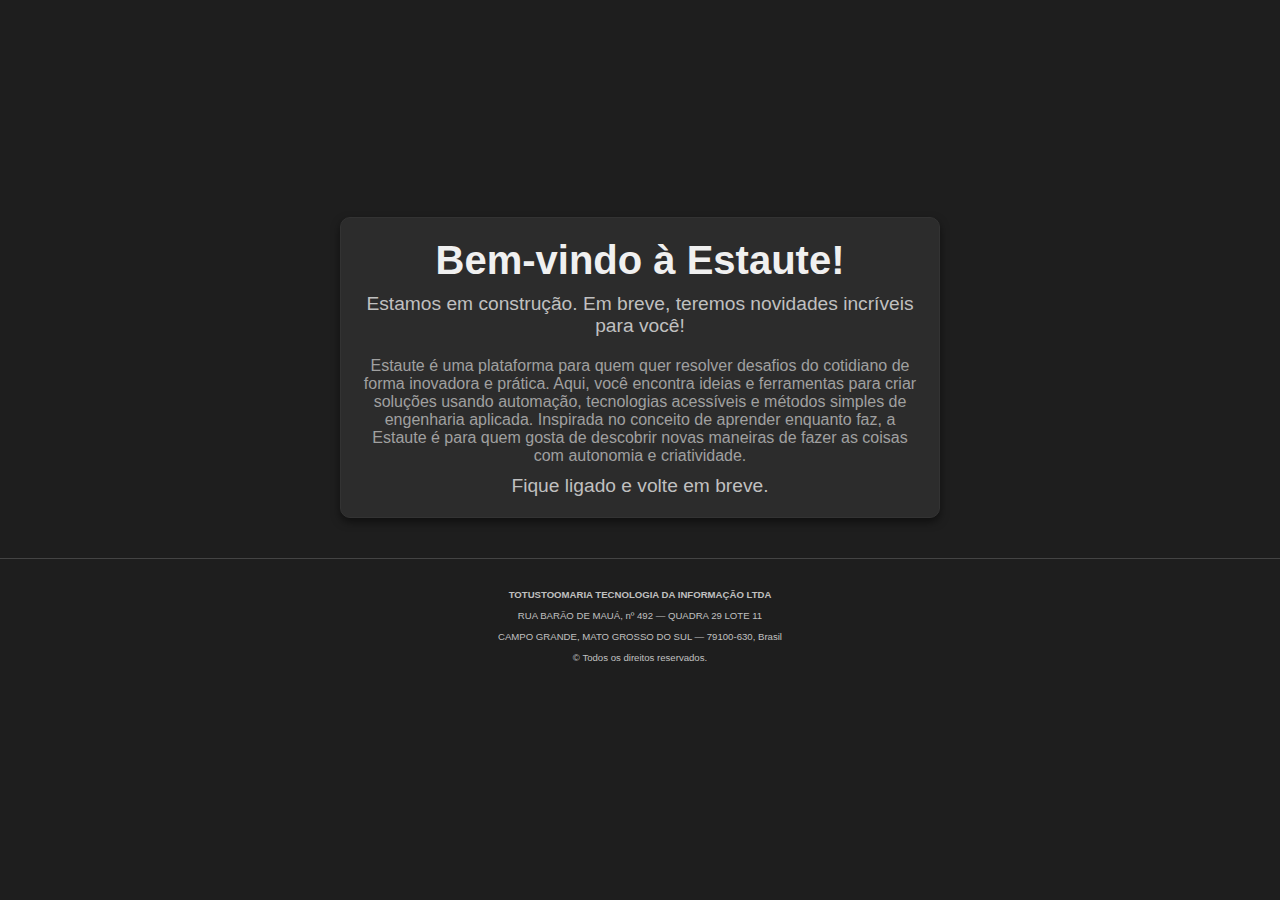
<file: index.html>
<!DOCTYPE html>
<html lang="pt-BR">
<head>
    <meta charset="UTF-8">
    <meta name="viewport" content="width=device-width, initial-scale=1.0">
    <title>Bem-vindo à Estaute!</title>
    <link rel="stylesheet" href="styles.css">
</head>
<body>
    <div class="container">
        <h1>Bem-vindo à Estaute!</h1>
        <p>Estamos em construção. Em breve, teremos novidades incríveis para você!</p>
        <p class="description">
            Estaute é uma plataforma para quem quer resolver desafios do cotidiano de forma inovadora e prática. Aqui, você encontra ideias e ferramentas para criar soluções usando automação, tecnologias acessíveis e métodos simples de engenharia aplicada. Inspirada no conceito de aprender enquanto faz, a Estaute é para quem gosta de descobrir novas maneiras de fazer as coisas com autonomia e criatividade.
        </p>
        <p>Fique ligado e volte em breve.</p>
    </div>

    <footer class="footer">
        <p><strong>TOTUSTOOMARIA TECNOLOGIA DA INFORMAÇÃO LTDA</strong></p>
        <p>RUA BARÃO DE MAUÁ, nº 492 — QUADRA 29 LOTE 11</p>
        <p>CAMPO GRANDE, MATO GROSSO DO SUL — 79100-630, Brasil</p>
        <p>&copy; Todos os direitos reservados.</p>
    </footer>
</body>
</html>
</file>
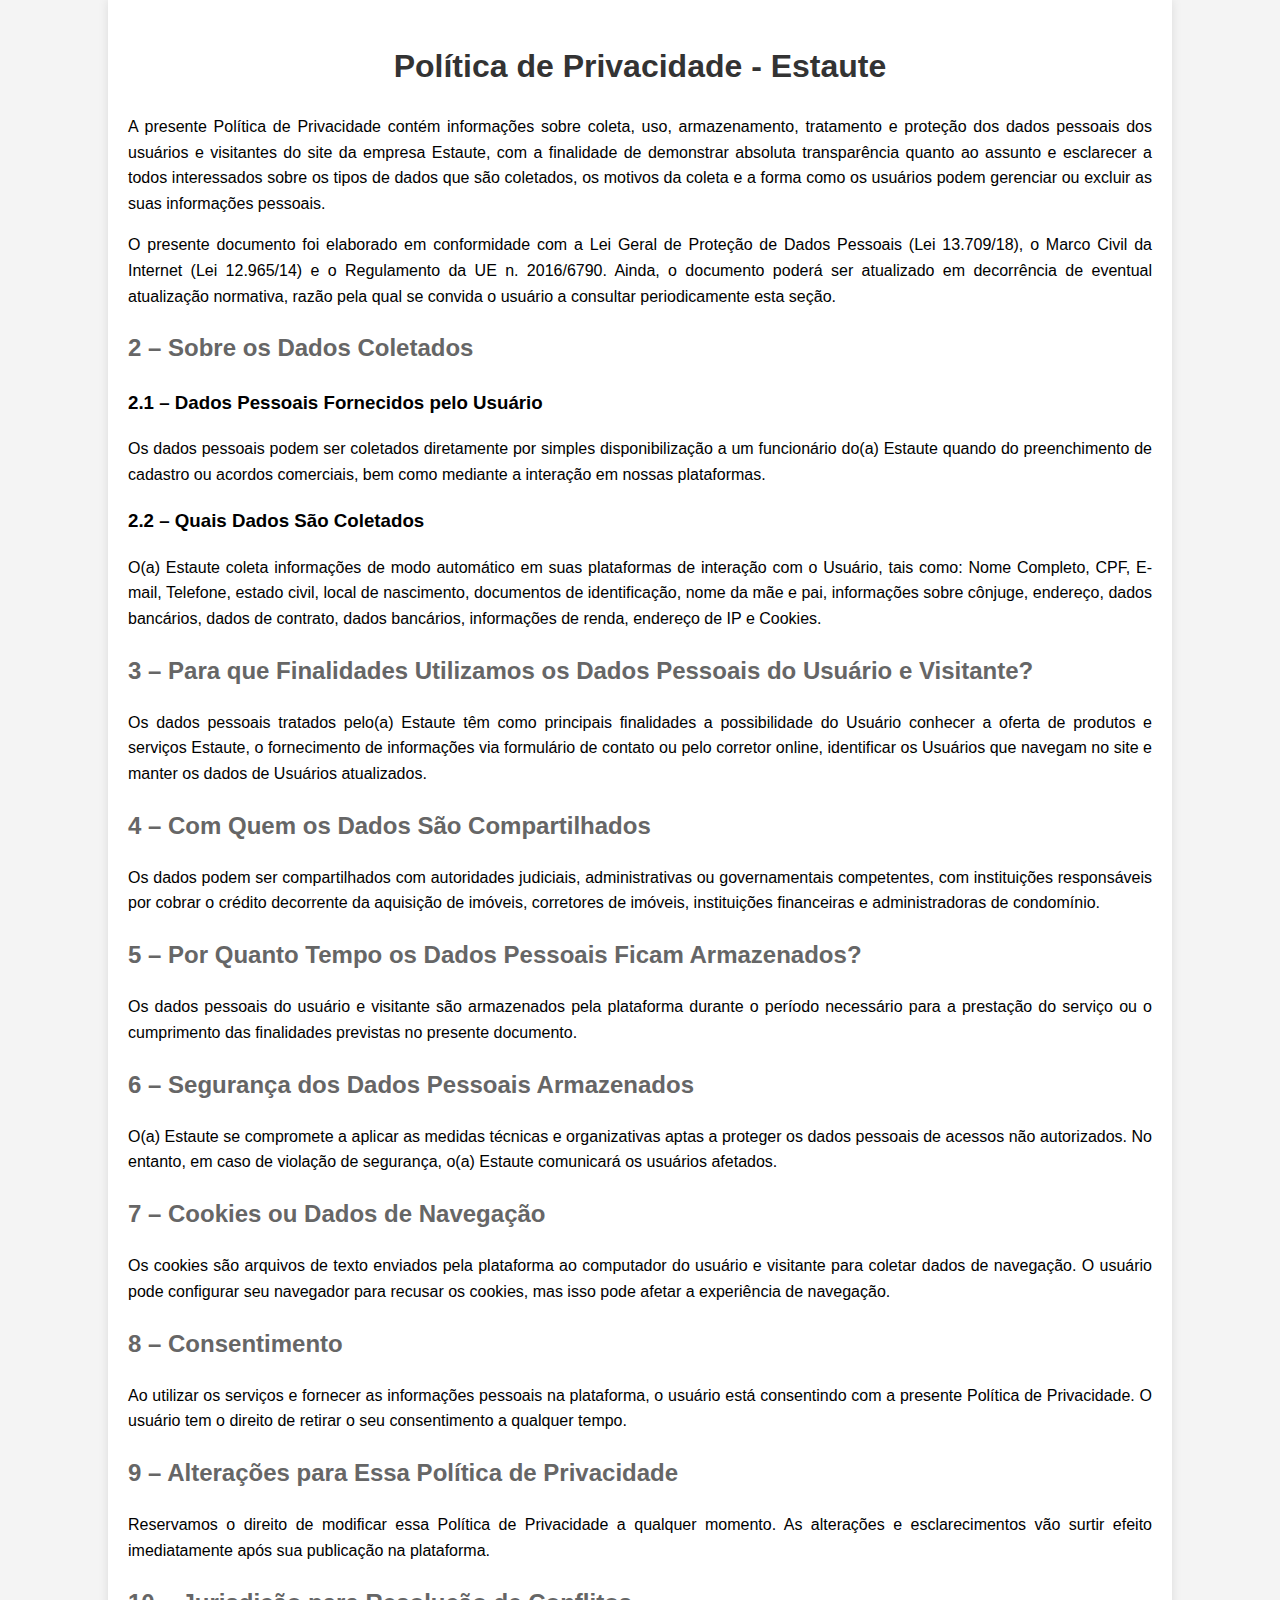
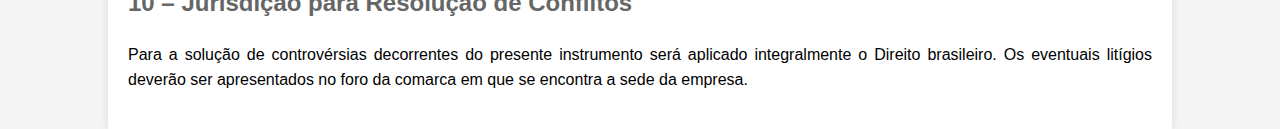
<file: politica_privacidade/index.html>
<!DOCTYPE html>
<html lang="pt-BR">
<head>
    <meta charset="UTF-8">
    <meta name="viewport" content="width=device-width, initial-scale=1.0">
    <meta http-equiv="X-UA-Compatible" content="IE=edge">
    <title>Política de Privacidade - Estaute</title>
    <style>
        body {
            font-family: Arial, sans-serif;
            line-height: 1.6;
            margin: 0;
            padding: 0;
            background-color: #f4f4f4;
        }

        .container {
            width: 80%;
            margin: auto;
            overflow: hidden;
            background: white;
            padding: 20px;
            box-shadow: 0 0 10px rgba(0, 0, 0, 0.1);
        }

        h1 {
            text-align: center;
            color: #333;
        }

        h2 {
            color: #666;
            margin-top: 20px;
        }

        p {
            text-align: justify;
        }

        a {
            color: #0066cc;
            text-decoration: none;
        }
    </style>
</head>
<body>

    <div class="container">
        <h1>Política de Privacidade - Estaute</h1>

        <p>A presente Política de Privacidade contém informações sobre coleta, uso, armazenamento, tratamento e proteção dos dados pessoais dos usuários e visitantes do site da empresa Estaute, com a finalidade de demonstrar absoluta transparência quanto ao assunto e esclarecer a todos interessados sobre os tipos de dados que são coletados, os motivos da coleta e a forma como os usuários podem gerenciar ou excluir as suas informações pessoais.</p>

        <p>O presente documento foi elaborado em conformidade com a Lei Geral de Proteção de Dados Pessoais (Lei 13.709/18), o Marco Civil da Internet (Lei 12.965/14) e o Regulamento da UE n. 2016/6790. Ainda, o documento poderá ser atualizado em decorrência de eventual atualização normativa, razão pela qual se convida o usuário a consultar periodicamente esta seção.</p>

        <h2>2 – Sobre os Dados Coletados</h2>

        <h3>2.1 – Dados Pessoais Fornecidos pelo Usuário</h3>
        <p>Os dados pessoais podem ser coletados diretamente por simples disponibilização a um funcionário do(a) Estaute quando do preenchimento de cadastro ou acordos comerciais, bem como mediante a interação em nossas plataformas.</p>

        <h3>2.2 – Quais Dados São Coletados</h3>
        <p>O(a) Estaute coleta informações de modo automático em suas plataformas de interação com o Usuário, tais como: Nome Completo, CPF, E-mail, Telefone, estado civil, local de nascimento, documentos de identificação, nome da mãe e pai, informações sobre cônjuge, endereço, dados bancários, dados de contrato, dados bancários, informações de renda, endereço de IP e Cookies.</p>

        <h2>3 – Para que Finalidades Utilizamos os Dados Pessoais do Usuário e Visitante?</h2>
        <p>Os dados pessoais tratados pelo(a) Estaute têm como principais finalidades a possibilidade do Usuário conhecer a oferta de produtos e serviços Estaute, o fornecimento de informações via formulário de contato ou pelo corretor online, identificar os Usuários que navegam no site e manter os dados de Usuários atualizados.</p>

        <h2>4 – Com Quem os Dados São Compartilhados</h2>
        <p>Os dados podem ser compartilhados com autoridades judiciais, administrativas ou governamentais competentes, com instituições responsáveis por cobrar o crédito decorrente da aquisição de imóveis, corretores de imóveis, instituições financeiras e administradoras de condomínio.</p>

        <h2>5 – Por Quanto Tempo os Dados Pessoais Ficam Armazenados?</h2>
        <p>Os dados pessoais do usuário e visitante são armazenados pela plataforma durante o período necessário para a prestação do serviço ou o cumprimento das finalidades previstas no presente documento.</p>

        <h2>6 – Segurança dos Dados Pessoais Armazenados</h2>
        <p>O(a) Estaute se compromete a aplicar as medidas técnicas e organizativas aptas a proteger os dados pessoais de acessos não autorizados. No entanto, em caso de violação de segurança, o(a) Estaute comunicará os usuários afetados.</p>

        <h2>7 – Cookies ou Dados de Navegação</h2>
        <p>Os cookies são arquivos de texto enviados pela plataforma ao computador do usuário e visitante para coletar dados de navegação. O usuário pode configurar seu navegador para recusar os cookies, mas isso pode afetar a experiência de navegação.</p>

        <h2>8 – Consentimento</h2>
        <p>Ao utilizar os serviços e fornecer as informações pessoais na plataforma, o usuário está consentindo com a presente Política de Privacidade. O usuário tem o direito de retirar o seu consentimento a qualquer tempo.</p>

        <h2>9 – Alterações para Essa Política de Privacidade</h2>
        <p>Reservamos o direito de modificar essa Política de Privacidade a qualquer momento. As alterações e esclarecimentos vão surtir efeito imediatamente após sua publicação na plataforma.</p>

        <h2>10 – Jurisdição para Resolução de Conflitos</h2>
        <p>Para a solução de controvérsias decorrentes do presente instrumento será aplicado integralmente o Direito brasileiro. Os eventuais litígios deverão ser apresentados no foro da comarca em que se encontra a sede da empresa.</p>
    </div>

</body>
</html>
</file>
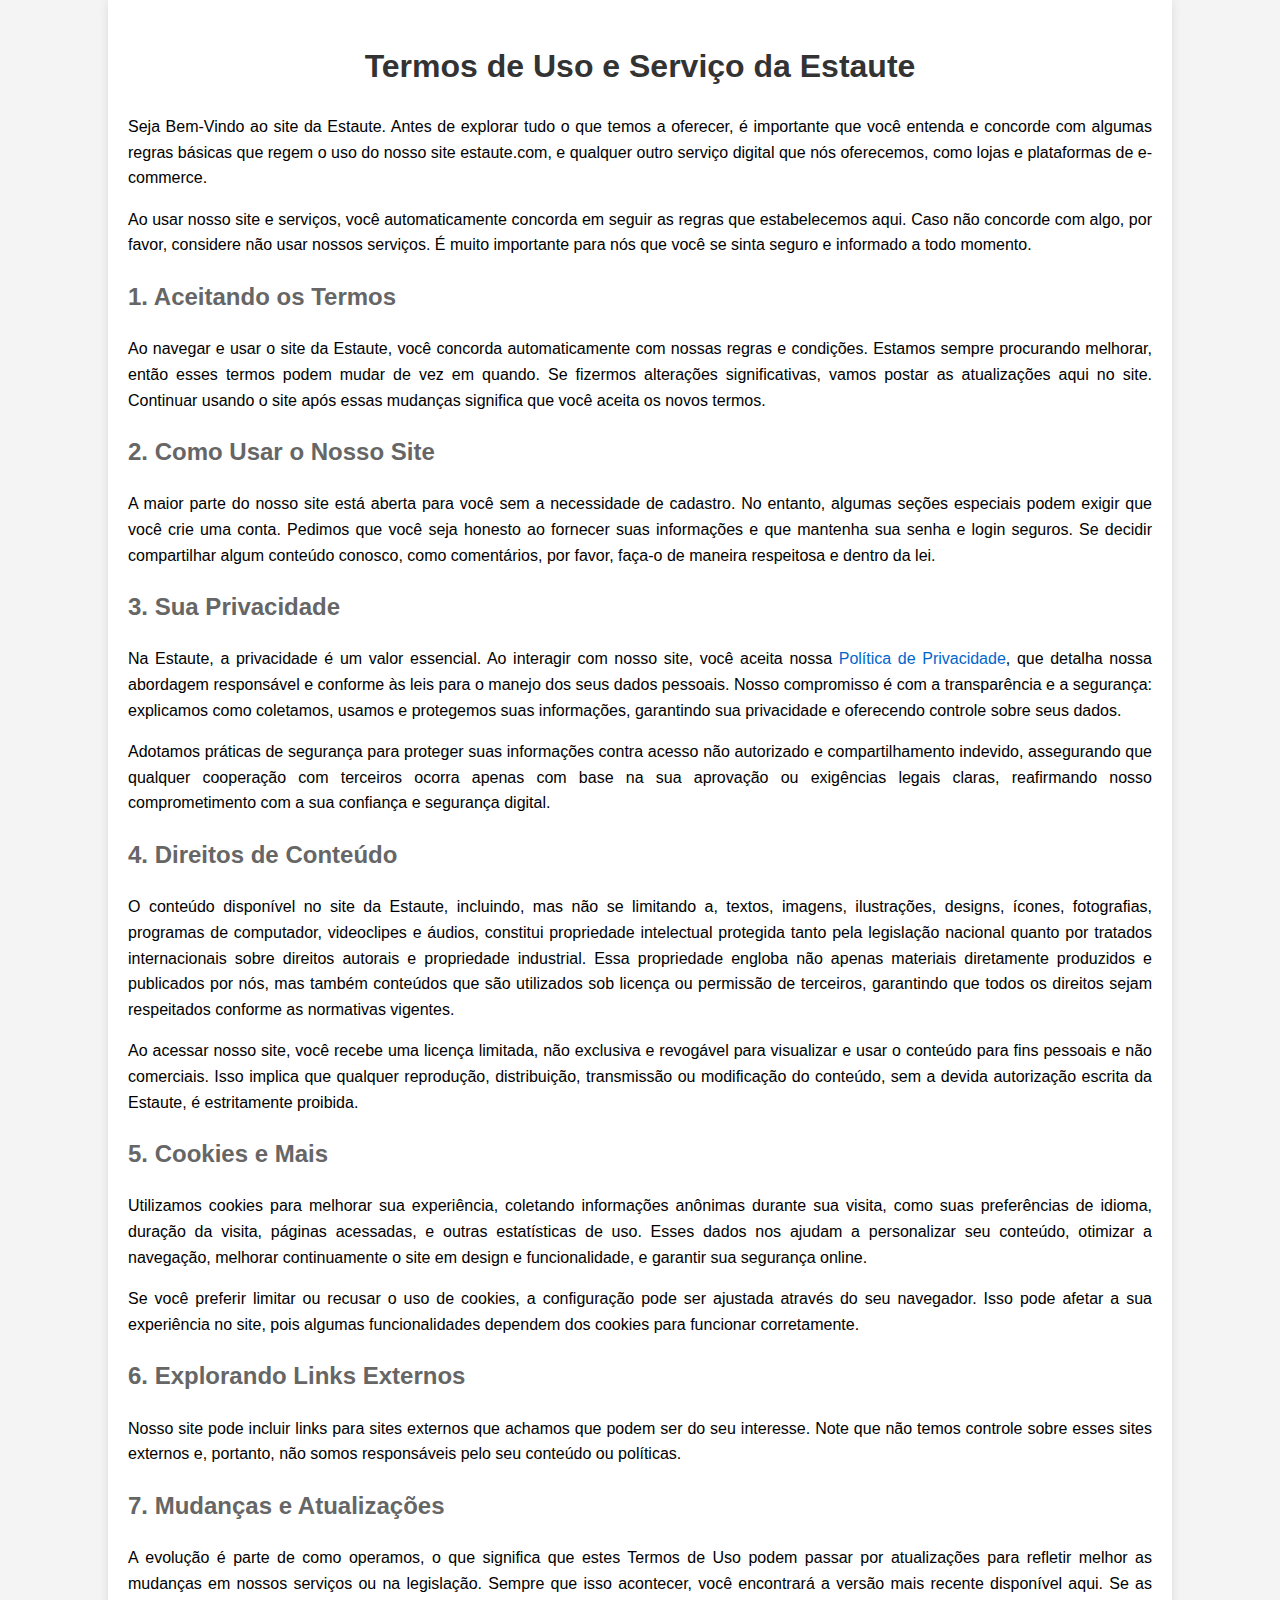
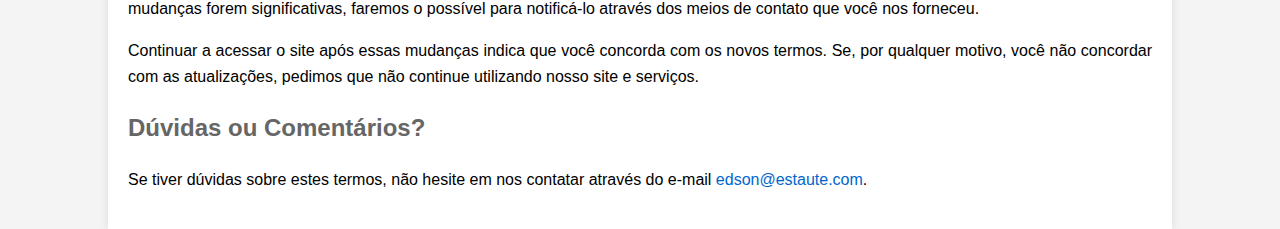
<file: termo_de_uso/index.html>
<!DOCTYPE html>
<html lang="pt-BR">
<head>
    <meta charset="UTF-8">
    <meta name="viewport" content="width=device-width, initial-scale=1.0">
    <meta http-equiv="X-UA-Compatible" content="IE=edge">
    <title>Termos de Uso e Serviço - Estaute</title>
    <style>
        body {
            font-family: Arial, sans-serif;
            line-height: 1.6;
            margin: 0;
            padding: 0;
            background-color: #f4f4f4;
        }

        .container {
            width: 80%;
            margin: auto;
            overflow: hidden;
            background: white;
            padding: 20px;
            box-shadow: 0 0 10px rgba(0, 0, 0, 0.1);
        }

        h1 {
            text-align: center;
            color: #333;
        }

        h2 {
            color: #666;
            margin-top: 20px;
        }

        p {
            text-align: justify;
        }

        a {
            color: #0066cc;
            text-decoration: none;
        }
    </style>
</head>
<body>

    <div class="container">
        <h1>Termos de Uso e Serviço da Estaute</h1>
        <p>Seja Bem-Vindo ao site da Estaute. Antes de explorar tudo o que temos a oferecer, é importante que você entenda e concorde com algumas regras básicas que regem o uso do nosso site estaute.com, e qualquer outro serviço digital que nós oferecemos, como lojas e plataformas de e-commerce.</p>

        <p>Ao usar nosso site e serviços, você automaticamente concorda em seguir as regras que estabelecemos aqui. Caso não concorde com algo, por favor, considere não usar nossos serviços. É muito importante para nós que você se sinta seguro e informado a todo momento.</p>

        <h2>1. Aceitando os Termos</h2>
        <p>Ao navegar e usar o site da Estaute, você concorda automaticamente com nossas regras e condições. Estamos sempre procurando melhorar, então esses termos podem mudar de vez em quando. Se fizermos alterações significativas, vamos postar as atualizações aqui no site. Continuar usando o site após essas mudanças significa que você aceita os novos termos.</p>

        <h2>2. Como Usar o Nosso Site</h2>
        <p>A maior parte do nosso site está aberta para você sem a necessidade de cadastro. No entanto, algumas seções especiais podem exigir que você crie uma conta. Pedimos que você seja honesto ao fornecer suas informações e que mantenha sua senha e login seguros. Se decidir compartilhar algum conteúdo conosco, como comentários, por favor, faça-o de maneira respeitosa e dentro da lei.</p>

        <h2>3. Sua Privacidade</h2>
        <p>Na Estaute, a privacidade é um valor essencial. Ao interagir com nosso site, você aceita nossa <a href="#">Política de Privacidade</a>, que detalha nossa abordagem responsável e conforme às leis para o manejo dos seus dados pessoais. Nosso compromisso é com a transparência e a segurança: explicamos como coletamos, usamos e protegemos suas informações, garantindo sua privacidade e oferecendo controle sobre seus dados.</p>

        <p>Adotamos práticas de segurança para proteger suas informações contra acesso não autorizado e compartilhamento indevido, assegurando que qualquer cooperação com terceiros ocorra apenas com base na sua aprovação ou exigências legais claras, reafirmando nosso comprometimento com a sua confiança e segurança digital.</p>

        <h2>4. Direitos de Conteúdo</h2>
        <p>O conteúdo disponível no site da Estaute, incluindo, mas não se limitando a, textos, imagens, ilustrações, designs, ícones, fotografias, programas de computador, videoclipes e áudios, constitui propriedade intelectual protegida tanto pela legislação nacional quanto por tratados internacionais sobre direitos autorais e propriedade industrial. Essa propriedade engloba não apenas materiais diretamente produzidos e publicados por nós, mas também conteúdos que são utilizados sob licença ou permissão de terceiros, garantindo que todos os direitos sejam respeitados conforme as normativas vigentes.</p>

        <p>Ao acessar nosso site, você recebe uma licença limitada, não exclusiva e revogável para visualizar e usar o conteúdo para fins pessoais e não comerciais. Isso implica que qualquer reprodução, distribuição, transmissão ou modificação do conteúdo, sem a devida autorização escrita da Estaute, é estritamente proibida.</p>

        <h2>5. Cookies e Mais</h2>
        <p>Utilizamos cookies para melhorar sua experiência, coletando informações anônimas durante sua visita, como suas preferências de idioma, duração da visita, páginas acessadas, e outras estatísticas de uso. Esses dados nos ajudam a personalizar seu conteúdo, otimizar a navegação, melhorar continuamente o site em design e funcionalidade, e garantir sua segurança online.</p>

        <p>Se você preferir limitar ou recusar o uso de cookies, a configuração pode ser ajustada através do seu navegador. Isso pode afetar a sua experiência no site, pois algumas funcionalidades dependem dos cookies para funcionar corretamente.</p>

        <h2>6. Explorando Links Externos</h2>
        <p>Nosso site pode incluir links para sites externos que achamos que podem ser do seu interesse. Note que não temos controle sobre esses sites externos e, portanto, não somos responsáveis pelo seu conteúdo ou políticas.</p>

        <h2>7. Mudanças e Atualizações</h2>
        <p>A evolução é parte de como operamos, o que significa que estes Termos de Uso podem passar por atualizações para refletir melhor as mudanças em nossos serviços ou na legislação. Sempre que isso acontecer, você encontrará a versão mais recente disponível aqui. Se as mudanças forem significativas, faremos o possível para notificá-lo através dos meios de contato que você nos forneceu.</p>

        <p>Continuar a acessar o site após essas mudanças indica que você concorda com os novos termos. Se, por qualquer motivo, você não concordar com as atualizações, pedimos que não continue utilizando nosso site e serviços.</p>

        <h2>Dúvidas ou Comentários?</h2>
        <p>Se tiver dúvidas sobre estes termos, não hesite em nos contatar através do e-mail <a href="mailto:edson@estaute.com">edson@estaute.com</a>.</p>
    </div>

</body>
</html>
</file>
<file: styles.css>
* {
    margin: 0;
    padding: 0;
    box-sizing: border-box;
}

body {
    display: flex;
    flex-direction: column;
    justify-content: center;
    align-items: center;
    min-height: 100vh;
    background-color: #1e1e1e;
    font-family: Arial, sans-serif;
    color: #e0e0e0;
}

.container {
    text-align: center;
    padding: 20px;
    border: 1px solid #333;
    border-radius: 10px;
    background-color: #2c2c2c;
    box-shadow: 0 4px 8px rgba(0, 0, 0, 0.5);
    max-width: 600px;
    margin-bottom: 40px;
}

.logo {
    width: 150px;
    margin-bottom: 20px;
}

h1 {
    font-size: 2.5em;
    color: #f0f0f0;
}

p {
    margin-top: 10px;
    font-size: 1.2em;
    color: #c0c0c0;
}

.description {
    font-size: 1em;
    color: #a0a0a0;
    margin-top: 20px;
}

.footer {
    width: 100%;
    padding: 20px;
    text-align: center;
    font-size: 8px;
    color: #555;
    border-top: 1px solid #444;
}
</file>
